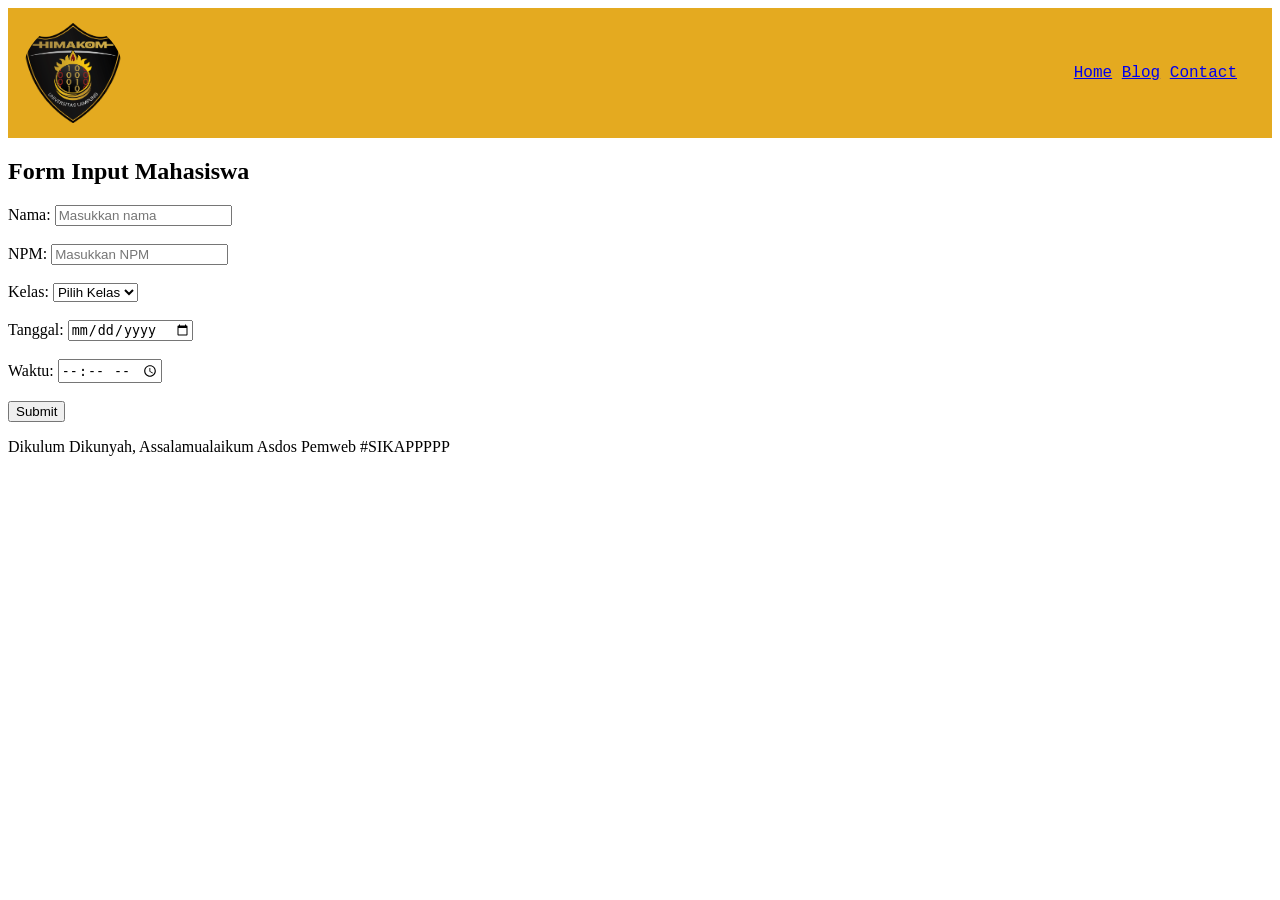
<file: Pertemuan 3/index.html>
<!DOCTYPE html>
<html lang="en">
<head>
    <meta charset="UTF-8">
    <meta http-equiv="X-UA-Compatible" content="IE=edge">
    <meta name="viewport" content="width=device-width, initial-scale=1.0">
    <title>Praktikum 3</title>
</head>
<body>
    <header style="display: flex; align-items: center; justify-content: space-between; padding: 15px; background-color: rgb(228, 170, 32);">
        <img src="himakom.png" style="border-radius: 50%" alt="logo" height="100" width="100">
        <nav style="font-family: 'Courier New', Courier, monospace; ; padding: 10px 20px;"> 
            <a href="index.html">Home</a>
            <a href="blog.html">Blog</a>
            <a href="contact.html">Contact</a>
        </nav>
    </header>
    
    <section>
        <h2>Form Input Mahasiswa</h2>
        <form action="submit.php" method="POST" target="_blank">
            <label for="nama">Nama:</label>
            <input type="text" id="nama" name="nama" placeholder="Masukkan nama"><br><br>

            <label for="NPM">NPM:</label>
            <input type="number" id="npm" name="npm" placeholder="Masukkan NPM"><br><br>
            
            <label for="kelas">Kelas:</label>
            <select name = "kelas">
                <option value="">Pilih Kelas</option>
                <option value="A">A</option>
                <option value="B">B</option>
            </select><br><br>

            <label for="tanggal">Tanggal:</label>
            <input type="date" id="date" name="date"><br><br>

            <label for="waktu">Waktu:</label>
            <input type="time" id="time" name="time"><br><br>

            <button type="submit">Submit</button>
        </form>
        </form>
    </section>
    
    <footer>
        <p>Dikulum Dikunyah, Assalamualaikum Asdos Pemweb #SIKAPPPPP</p>
    </footer>
</body>
</html>
</file>
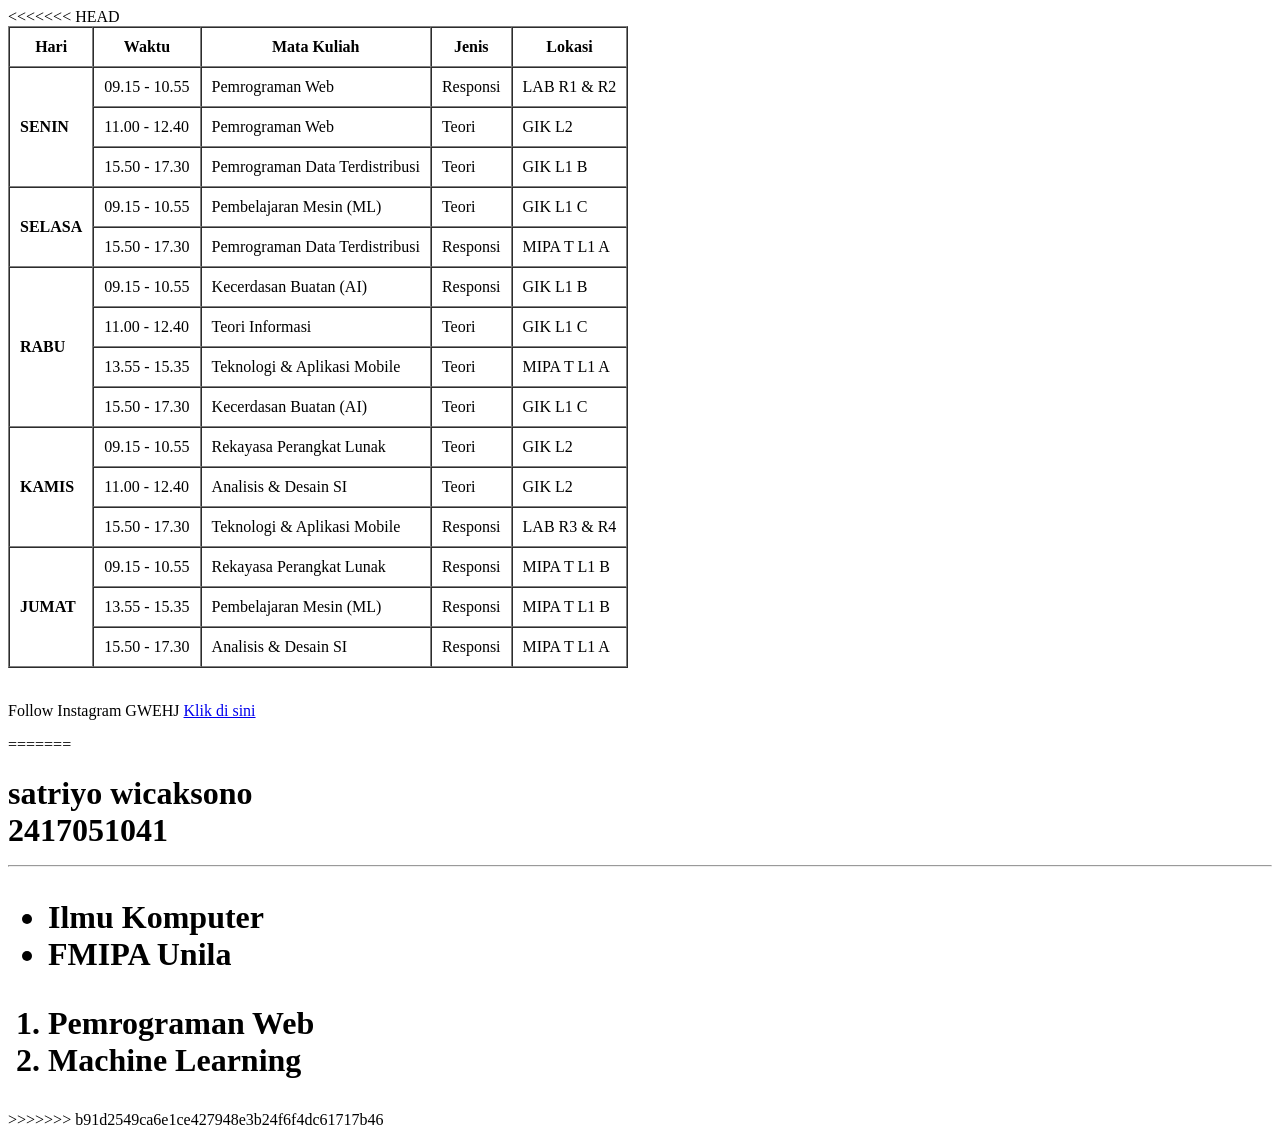
<file: Pertemuan2/index.html>
<!DOCTYPE html>
<<<<<<< HEAD
<html>
<head>
    <title>Jadwal Kuliah</title>
</head>
<body>

<table border="1" cellpadding="10" cellspacing="0">
    <tr>
        <th>Hari</th>
        <th>Waktu</th>
        <th>Mata Kuliah</th>
        <th>Jenis</th>
        <th>Lokasi</th>
    </tr>

    <tr>
        <td rowspan="3"><b>SENIN</b></td>
        <td>09.15 - 10.55</td>
        <td>Pemrograman Web</td>
        <td>Responsi</td>
        <td>LAB R1 & R2</td>
    </tr>
    <tr>
        <td>11.00 - 12.40</td>
        <td>Pemrograman Web</td>
        <td>Teori</td>
        <td>GIK L2</td>
    </tr>
    <tr>
        <td>15.50 - 17.30</td>
        <td>Pemrograman Data Terdistribusi</td>
        <td>Teori</td>
        <td>GIK L1 B</td>
    </tr>

    <tr>
        <td rowspan="2"><b>SELASA</b></td>
        <td>09.15 - 10.55</td>
        <td>Pembelajaran Mesin (ML)</td>
        <td>Teori</td>
        <td>GIK L1 C</td>
    </tr>
    <tr>
        <td>15.50 - 17.30</td>
        <td>Pemrograman Data Terdistribusi</td>
        <td>Responsi</td>
        <td>MIPA T L1 A</td>
    </tr>

    <tr>
        <td rowspan="4"><b>RABU</b></td>
        <td>09.15 - 10.55</td>
        <td>Kecerdasan Buatan (AI)</td>
        <td>Responsi</td>
        <td>GIK L1 B</td>
    </tr>
    <tr>
        <td>11.00 - 12.40</td>
        <td>Teori Informasi</td>
        <td>Teori</td>
        <td>GIK L1 C</td>
    </tr>
    <tr>
        <td>13.55 - 15.35</td>
        <td>Teknologi & Aplikasi Mobile</td>
        <td>Teori</td>
        <td>MIPA T L1 A</td>
    </tr>
    <tr>
        <td>15.50 - 17.30</td>
        <td>Kecerdasan Buatan (AI)</td>
        <td>Teori</td>
        <td>GIK L1 C</td>
    </tr>

    <tr>
        <td rowspan="3"><b>KAMIS</b></td>
        <td>09.15 - 10.55</td>
        <td>Rekayasa Perangkat Lunak</td>
        <td>Teori</td>
        <td>GIK L2</td>
    </tr>
    <tr>
        <td>11.00 - 12.40</td>
        <td>Analisis & Desain SI</td>
        <td>Teori</td>
        <td>GIK L2</td>
    </tr>
    <tr>
        <td>15.50 - 17.30</td>
        <td>Teknologi & Aplikasi Mobile</td>
        <td>Responsi</td>
        <td>LAB R3 & R4</td>
    </tr>

    <tr>
        <td rowspan="3"><b>JUMAT</b></td>
        <td>09.15 - 10.55</td>
        <td>Rekayasa Perangkat Lunak</td>
        <td>Responsi</td>
        <td>MIPA T L1 B</td>
    </tr>
    <tr>
        <td>13.55 - 15.35</td>
        <td>Pembelajaran Mesin (ML)</td>
        <td>Responsi</td>
        <td>MIPA T L1 B</td>
    </tr>
    <tr>
        <td>15.50 - 17.30</td>
        <td>Analisis & Desain SI</td>
        <td>Responsi</td>
        <td>MIPA T L1 A</td>
    </tr>

</table>

<br>

<p>
    Follow Instagram GWEHJ
    <a href="https://instagram.com/oosatriyoo"_blank">
        Klik di sini
    </a>
</p>

=======
<html lang="en">
<head>
    <meta charset="UTF-8">
    <meta name="viewport" content="width=device-width, initial-scale=1.0">
    <title>Pertemuan 1</title>
</head>
<body>
    <h1>satriyo wicaksono
        <br>
        2417051041
        <hr>
        <ul>
            <li>
                Ilmu Komputer
                <br>
            </li>
            <li>
                FMIPA Unila
            </li>
        </ul>
        <ol>
            <li>
                Pemrograman Web
            </li>
            <li>
                Machine Learning
            </li>
        </ol>
    </h1>
>>>>>>> b91d2549ca6e1ce427948e3b24f6f4dc61717b46
</body>
</html>
</file>
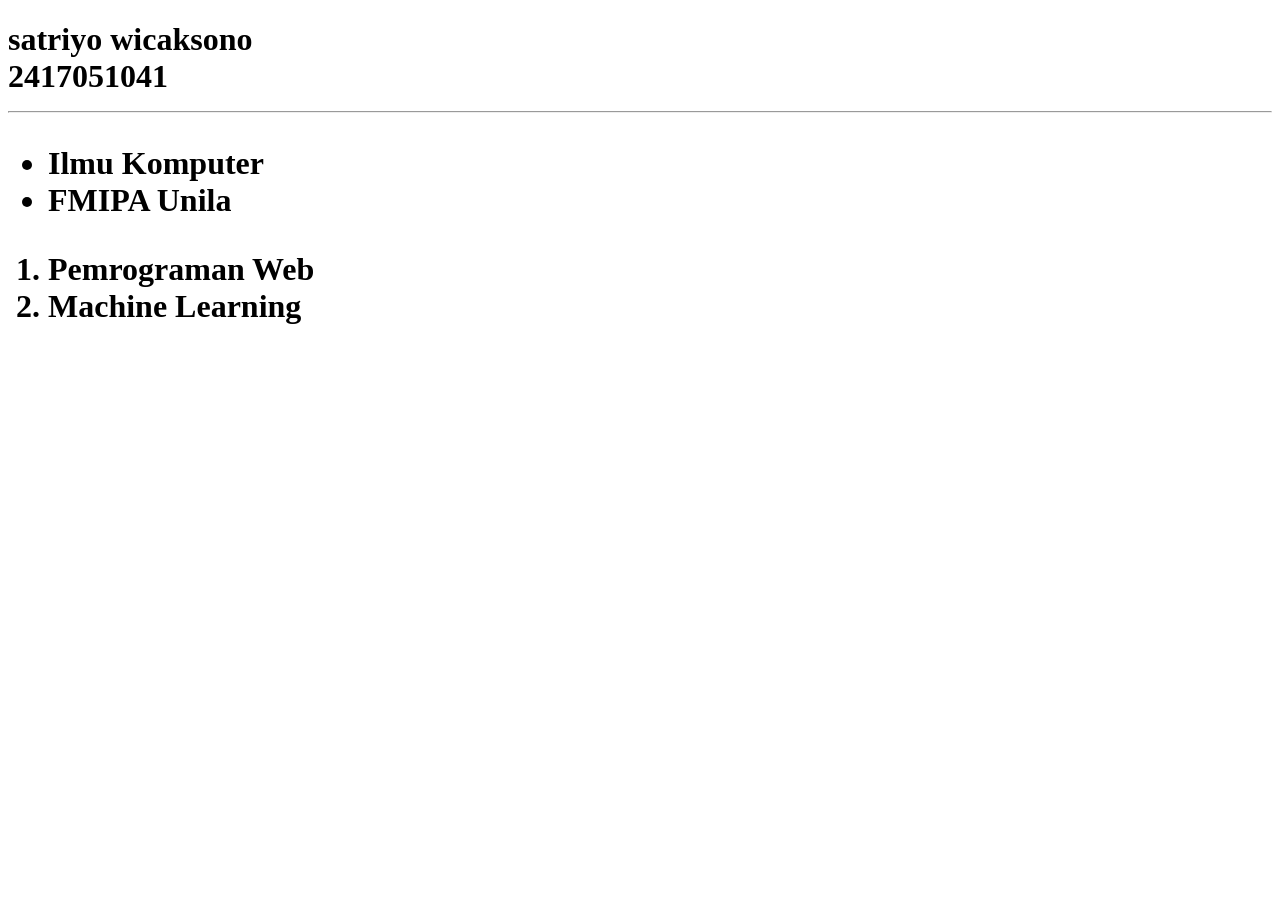
<file: PRAKTIKUM-WEB1/index.html>
<!DOCTYPE html>
<html lang="en">
<head>
    <meta charset="UTF-8">
    <meta name="viewport" content="width=device-width, initial-scale=1.0">
    <title>Pertemuan 1</title>
</head>
<body>
    <h1>satriyo wicaksono
        <br>
        2417051041
        <hr>
        <ul>
            <li>
                Ilmu Komputer
                <br>
            </li>
            <li>
                FMIPA Unila
            </li>
        </ul>
        <ol>
            <li>
                Pemrograman Web
            </li>
            <li>
                Machine Learning
            </li>
        </ol>
    </h1>
</body>
</html>
</file>
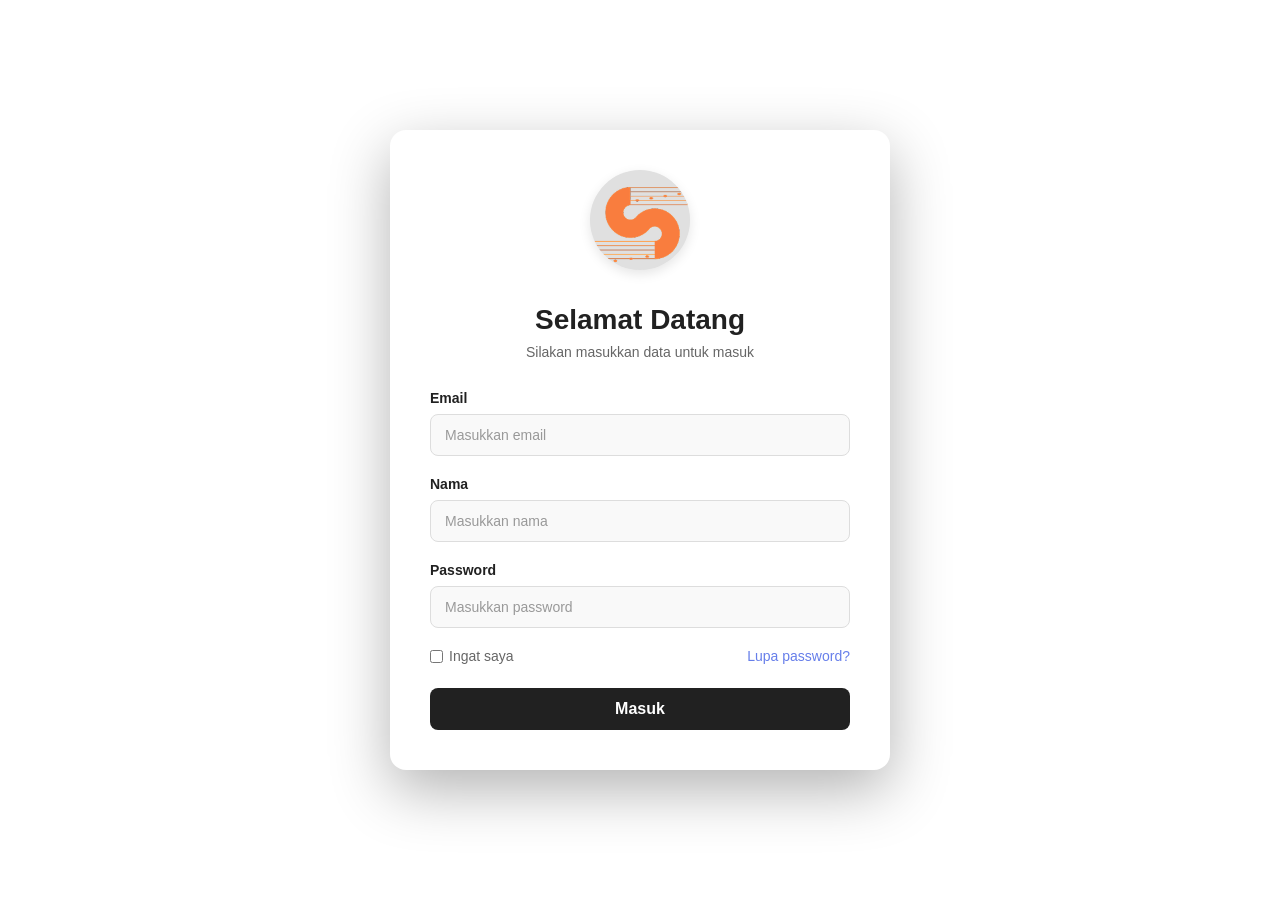
<file: SatriyoWicaksono_2417051041_Kuis/index.html>
<!DOCTYPE html>
<html lang="id">
<head>
    <meta charset="UTF-8">
    <meta name="viewport" content="width=device-width, initial-scale=1.0">
    <title>Form Login</title>
    <link rel="stylesheet" href="style.css">
</head>
<body>
    <div class="container">
        <div class="login-card">
            <div class="logo-section">
                <img src="assets/logo.png" alt="Logo" class="logo">
            </div>
            
            <h1>Selamat Datang</h1>
            <p class="subtitle">Silakan masukkan data untuk masuk</p>
            
            <form class="login-form">
                <div class="form-group">
                    <label for="email">Email</label>
                    <input 
                        type="email" 
                        id="email" 
                        name="email" 
                        placeholder="Masukkan email"
                        required
                    >
                </div>
                
                <div class="form-group">
                    <label for="nama">Nama</label>
                    <input 
                        type="text" 
                        id="nama" 
                        name="nama" 
                        placeholder="Masukkan nama"
                        required
                    >
                </div>
                
                <div class="form-group">
                    <label for="password">Password</label>
                    <input 
                        type="password" 
                        id="password" 
                        name="password" 
                        placeholder="Masukkan password"
                        required
                    >
                </div>
                
                <div class="form-footer">
                    <label class="remember-me">
                        <input type="checkbox" name="remember">
                        <span>Ingat saya</span>
                    </label>
                    <a href="#" class="forgot-password">Lupa password?</a>
                </div>
                
                <button type="submit" class="btn-login">Masuk</button>
            </form>
        </div>
    </div>
</body>
</html>
</file>
<file: SatriyoWicaksono_2417051041_Kuis/style.css>
* {
    margin: 0;
    padding: 0;
    box-sizing: border-box;
}

body {
    font-family:    Arial, Helvetica, sans-serif;
    min-height: 100vh;
    display: flex;
    justify-content: center;
    align-items: center;
    padding: 20px;
}

.container {
    width: 100%;
    max-width: 500px;
}

.login-card {
    background: white;
    border-radius: 16px;
    padding: 40px;
    box-shadow: 0 20px 60px rgba(0, 0, 0, 0.3);
    animation: slideUp 0.5s ease-out;
}

@keyframes slideUp {
    from {
        opacity: 0;
        transform: translateY(30px);
    }
    to {
        opacity: 1;
        transform: translateY(0);
    }
}

.logo-section {
    text-align: center;
    margin-bottom: 30px;
}

.logo {
    width: 100px;
    height: 100px;
    border-radius: 50%;
    background-color: #e0e0e0;
    object-fit: cover;
    box-shadow: 0 4px 12px rgba(0, 0, 0, 0.1);
}

h1 {
    font-size: 28px;
    color: #212121;
    margin-bottom: 8px;
    text-align: center;
    font-weight: 600;
}

.subtitle {
    color: #666;
    font-size: 14px;
    text-align: center;
    margin-bottom: 30px;
}

.login-form {
    width: 100%;
}

.form-group {
    margin-bottom: 20px;
}

.form-group label {
    display: block;
    color: #212121;
    font-size: 14px;
    font-weight: 600;
    margin-bottom: 8px;
}

.form-group input {
    width: 100%;
    padding: 12px 14px;
    border: 1px solid #ddd;
    border-radius: 8px;
    font-size: 14px;
    transition: all 0.3s ease;
    background-color: #f9f9f9;
}

.form-group input:focus {
    outline: none;
    border-color: #667eea;
    background-color: #fff;
    box-shadow: 0 0 0 3px rgba(102, 126, 234, 0.1);
}

.form-group input::placeholder {
    color: #999;
}

.form-footer {
    display: flex;
    justify-content: space-between;
    align-items: center;
    margin-bottom: 24px;
    font-size: 14px;
}

.remember-me {
    display: flex;
    align-items: center;
    cursor: pointer;
    color: #666;
    user-select: none;
}

.remember-me input[type="checkbox"] {
    width: auto;
    margin-right: 6px;
    cursor: pointer;
    accent-color: #667eea;
}

.forgot-password {
    color: #667eea;
    text-decoration: none;
    font-weight: 500;
    transition: color 0.3s ease;
}

.forgot-password:hover {
    color: #764ba2;
}

.btn-login {
    width: 100%;
    padding: 12px;
    background: #212121;
    color: white;
    border: none;
    border-radius: 8px;
    font-size: 16px;
    font-weight: 600;
    cursor: pointer;
    transition: all 0.3s ease;
}

.btn-login:hover {
    background: #333;
    box-shadow: 0 8px 20px rgba(0, 0, 0, 0.2);
    transform: translateY(-2px);
}

.btn-login:active {
    transform: translateY(0);
}

@media (max-width: 480px) {
    .login-card {
        padding: 30px 20px;
    }

    h1 {
        font-size: 24px;
    }

    .logo {
        width: 80px;
        height: 80px;
    }

    .form-footer {
        flex-direction: column;
        gap: 12px;
        align-items: flex-start;
    }

    .forgot-password {
        align-self: flex-end;
    }
}
</file>
